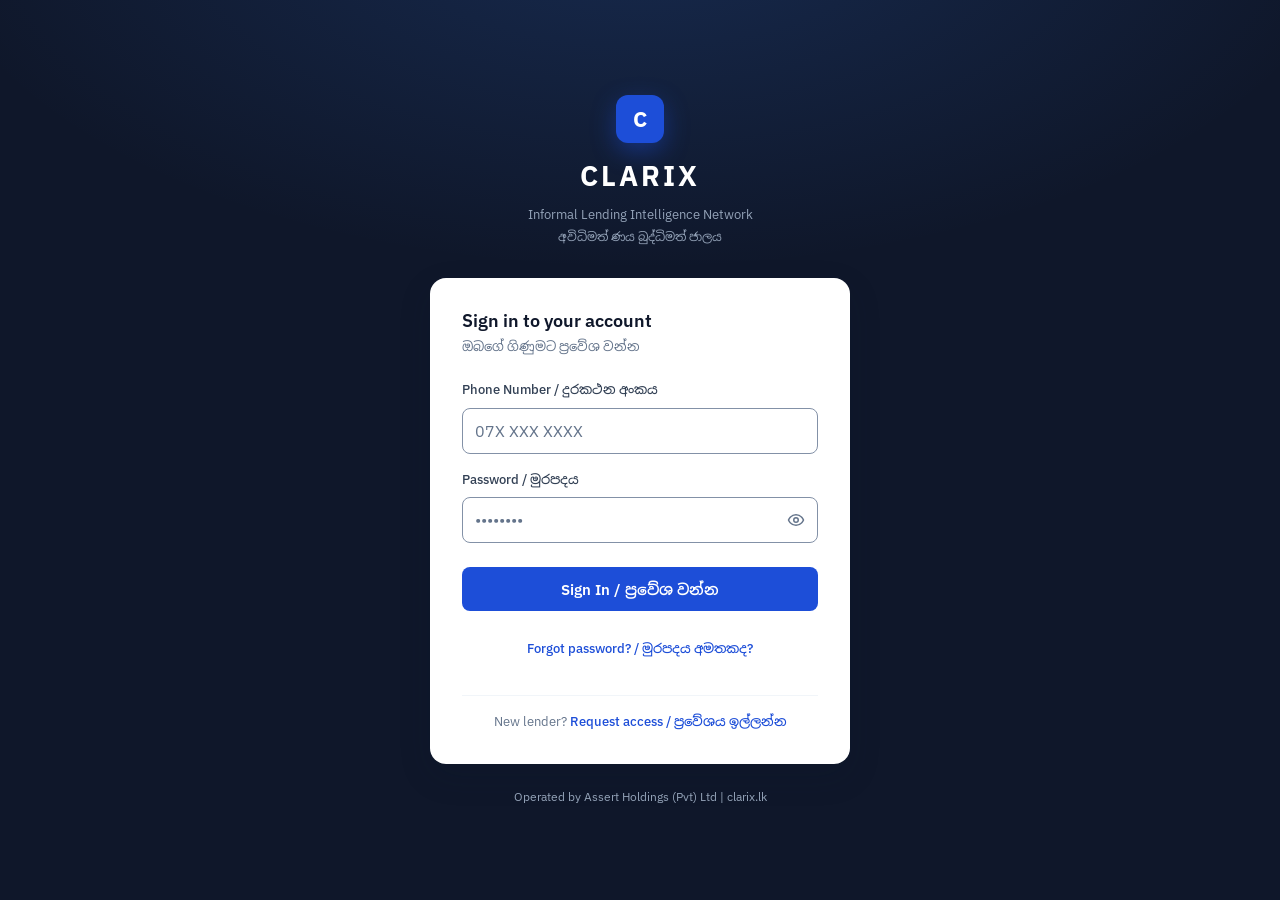
<file: index.html>
<!DOCTYPE html>
<html lang="en">
  <head>
    <meta charset="UTF-8" />
    <meta name="viewport" content="width=device-width, initial-scale=1.0, viewport-fit=cover" />
    <title>Clarix — Sign In</title>
    <link rel="preconnect" href="https://fonts.googleapis.com" />
    <link rel="preconnect" href="https://fonts.gstatic.com" crossorigin />
    <link rel="stylesheet" href="https://fonts.googleapis.com/css2?family=IBM+Plex+Mono:wght@400;600&family=IBM+Plex+Sans:wght@400;500;600;700&family=Noto+Sans+Sinhala:wght@400;600&display=swap" />
    <link rel="stylesheet" href="css/tokens.css" />
    <link rel="stylesheet" href="css/style.css" />
    <link rel="manifest" href="/manifest.json" />
    <meta name="theme-color" content="#1d4ed8" />
    <link rel="apple-touch-icon" href="/icons/icon-192.png" />
  </head>
  <body class="login-body">

    <div class="page">

      <main class="login-box">

        <div class="logo">
          <span class="logo-mark" aria-hidden="true">C</span>
          <span class="logo-name">CLARIX</span>
          <p class="tagline-en">Informal Lending Intelligence Network</p>
          <p class="tagline-si">අවිධිමත් ණය බුද්ධිමත් ජාලය</p>
        </div>

        <div class="card">

          <h1 class="card-title">Sign in to your account</h1>
          <p class="card-subtitle">ඔබගේ ගිණුමට ප්‍රවේශ වන්න</p>

          <form id="login-form" novalidate>

            <div class="field">
              <label for="phone">Phone Number / දුරකථන අංකය</label>
              <input type="tel" id="phone" inputmode="tel" autocomplete="username" placeholder="07X XXX XXXX" />
            </div>

            <div class="field">
              <label for="password">Password / මුරපදය</label>
              <div class="input-group">
                <input type="password" id="password" autocomplete="current-password" placeholder="••••••••" />
                <button type="button" class="input-addon" id="toggle-password" aria-label="Show password" aria-pressed="false">
                  <svg class="icon-show" width="18" height="18" viewBox="0 0 24 24" fill="none" stroke="currentColor" stroke-width="2" stroke-linecap="round" stroke-linejoin="round" aria-hidden="true"><path d="M2 12s3-7 10-7 10 7 10 7-3 7-10 7-10-7-10-7Z"/><circle cx="12" cy="12" r="3"/></svg>
                  <svg class="icon-hide" width="18" height="18" viewBox="0 0 24 24" fill="none" stroke="currentColor" stroke-width="2" stroke-linecap="round" stroke-linejoin="round" aria-hidden="true"><path d="M9.88 9.88a3 3 0 1 0 4.24 4.24"/><path d="M10.73 5.08A10.43 10.43 0 0 1 12 5c7 0 10 7 10 7a13.16 13.16 0 0 1-1.67 2.68"/><path d="M6.61 6.61A13.53 13.53 0 0 0 2 12s3 7 10 7a9.74 9.74 0 0 0 5.39-1.61"/><line x1="2" x2="22" y1="2" y2="22"/></svg>
                </button>
              </div>
            </div>

            <div id="error-msg" class="form-error" role="alert" hidden></div>

            <button type="submit" class="btn-primary" id="signin-btn">Sign In / ප්‍රවේශ වන්න</button>

          </form>

          <div class="forgot">
            <button type="button" class="link-button" id="forgot-btn">Forgot password? / මුරපදය අමතකද?</button>
          </div>

          <div class="register-link">
            <p>New lender? <a href="pages/apply.html">Request access / ප්‍රවේශය ඉල්ලන්න</a></p>
          </div>

        </div>

        <p class="footer">Operated by Assert Holdings (Pvt) Ltd | clarix.lk</p>

      </main>

    </div>

    <script type="module">
      import { supabase } from './js/supabase.js'
      import { alertDialog, setLoading } from './js/ui.js'

      const $ = id => document.getElementById(id)
      const errorMsg = $('error-msg')

      function showError(msg) {
        errorMsg.textContent = msg
        errorMsg.hidden = false
      }

      // Show / hide password
      $('toggle-password').addEventListener('click', e => {
        const btn = e.currentTarget
        const showing = $('password').type === 'text'
        $('password').type = showing ? 'password' : 'text'
        btn.setAttribute('aria-pressed', String(!showing))
        btn.setAttribute('aria-label', showing ? 'Show password' : 'Hide password')
      })

      $('forgot-btn').addEventListener('click', () => {
        alertDialog({
          title: 'Reset your password',
          message: 'Contact the Clarix team from your registered phone number and we will reset your password.\n\nඔබගේ ලියාපදිංචි දුරකථන අංකයෙන් Clarix කණ්ඩායම අමතන්න.'
        })
      })

      $('login-form').addEventListener('submit', e => { e.preventDefault(); signIn() })

      async function signIn() {

        const phone = $('phone').value.trim()
        const password = $('password').value

        if (!phone || !password) {
          showError('Please enter your phone number and password.')
          ;(!phone ? $('phone') : $('password')).focus()
          return
        }

        const button = $('signin-btn')
        setLoading(button, true, 'Signing in…')
        errorMsg.hidden = true

        const email = phone.replace(/\s/g, '') + '@clarix.lk'

        const { data, error } = await supabase.auth.signInWithPassword({
          email: email,
          password: password
        })

        if (error) {
          showError('Incorrect phone number or password. / වැරදි දුරකථන අංකයක් හෝ මුරපදයකි.')
          setLoading(button, false)
        } else {
          window.location.href = 'pages/dashboard.html'
        }
      }
    </script>


    <script>
      if ('serviceWorker' in navigator) {
        navigator.serviceWorker.register('/service-worker.js')
      }
    </script>
    <script src="/js/install.js" defer></script>
  </body>
</html>
</file>
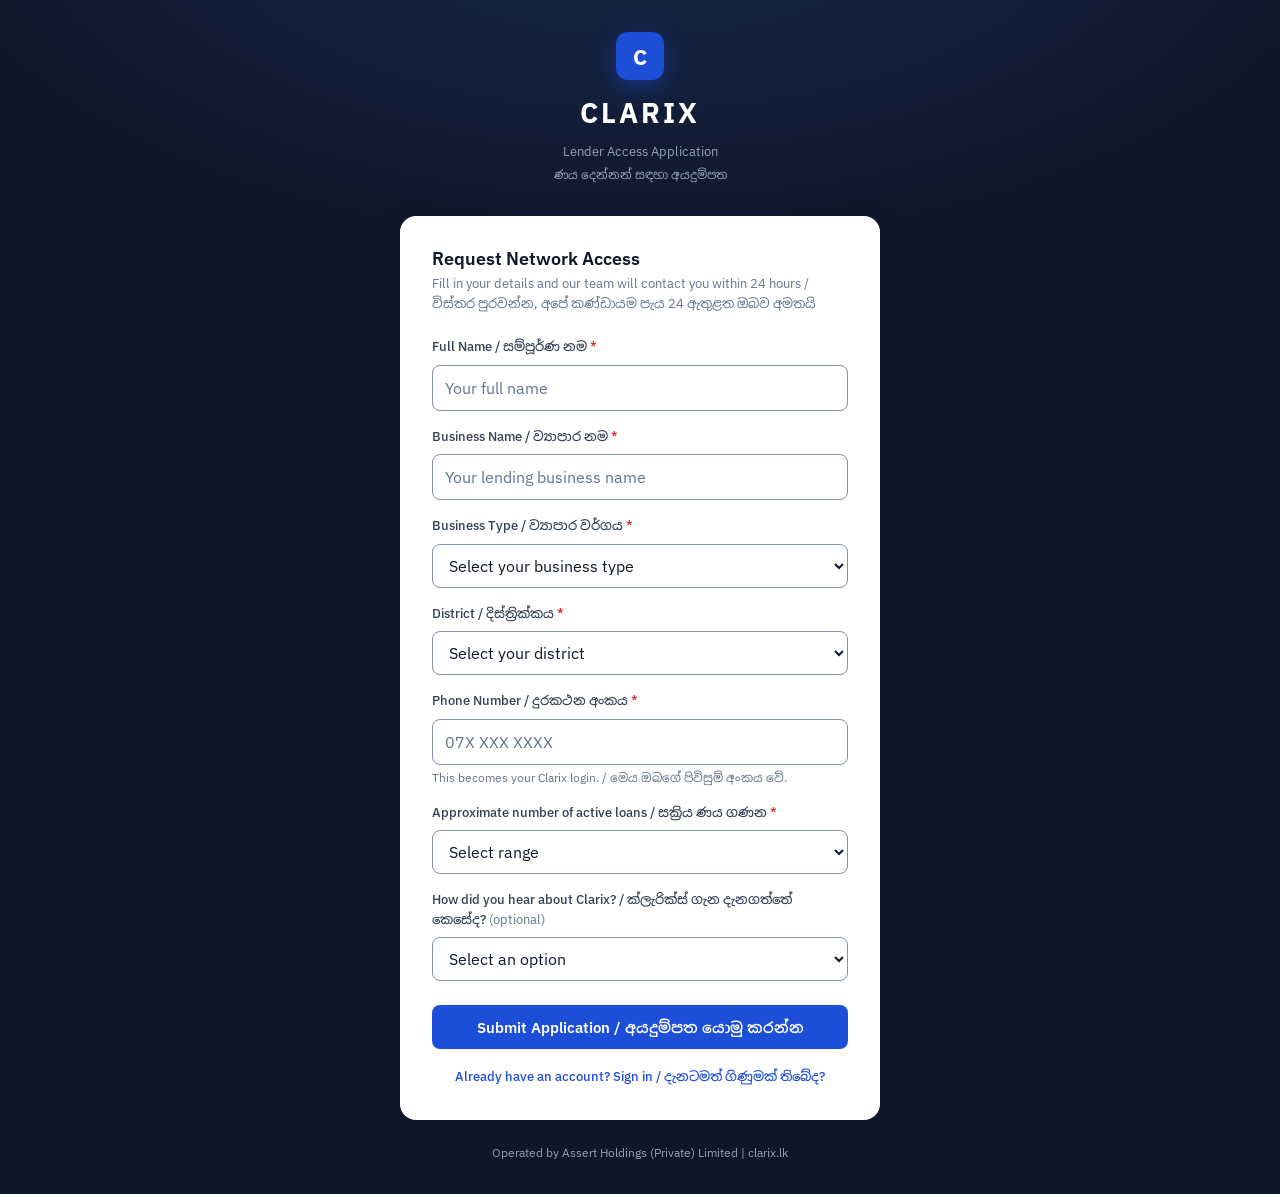
<file: pages/apply.html>
<!DOCTYPE html>
<html lang="en">
  <head>
    <meta charset="UTF-8" />
    <link rel="manifest" href="/manifest.json" />
    <meta name="theme-color" content="#1d4ed8" />
    <meta name="viewport" content="width=device-width, initial-scale=1.0, viewport-fit=cover" />
    <title>Clarix — Request Access</title>
    <link rel="preconnect" href="https://fonts.googleapis.com" />
    <link rel="preconnect" href="https://fonts.gstatic.com" crossorigin />
    <link rel="stylesheet" href="https://fonts.googleapis.com/css2?family=IBM+Plex+Mono:wght@400;600&family=IBM+Plex+Sans:wght@400;500;600;700&family=Noto+Sans+Sinhala:wght@400;600&display=swap" />
    <link rel="stylesheet" href="../css/tokens.css" />
    <link rel="stylesheet" href="../css/style.css" />
  </head>
  <body class="login-body">

    <div class="page">

      <main class="login-box login-box-wide">

        <div class="logo">
          <span class="logo-mark" aria-hidden="true">C</span>
          <span class="logo-name">CLARIX</span>
          <p class="tagline-en">Lender Access Application</p>
          <p class="tagline-si">ණය දෙන්නන් සඳහා අයදුම්පත</p>
        </div>

        <div class="card">

          <h1 class="card-title">Request Network Access</h1>
          <p class="card-subtitle">Fill in your details and our team will contact you within 24 hours / විස්තර පුරවන්න, අපේ කණ්ඩායම පැය 24 ඇතුළත ඔබව අමතයි</p>

          <form id="apply-form" novalidate>

          <div class="field">
            <label for="full_name" class="required">Full Name / සම්පූර්ණ නම</label>
            <input type="text" id="full_name" autocomplete="name" placeholder="Your full name" />
          </div>

          <div class="field">
            <label for="business_name" class="required">Business Name / ව්‍යාපාර නම</label>
            <input type="text" id="business_name" autocomplete="organization" placeholder="Your lending business name" />
          </div>

          <div class="field">
            <label for="business_type" class="required">Business Type / ව්‍යාපාර වර්ගය</label>
            <select id="business_type">
              <option value="">Select your business type</option>
              <option>Private Moneylender / පෞද්ගලික මුදල් ණය දෙන්නා</option>
              <option>Gold Pawning Shop / රන් උකස් සාප්පුව</option>
              <option>Microfinance Cooperative / මයික්‍රොෆිනෑන්ස් සමිතිය</option>
              <option>Cheetu / Seettu Operator / චීට්ටු / සීට්ටු ක්‍රියාකරු</option>
              <option>Other / වෙනත්</option>
            </select>
          </div>

          <div class="field">
            <label for="district" class="required">District / දිස්ත්‍රික්කය</label>
            <select id="district">
              <option value="">Select your district</option>
              <option>Colombo / කොළඹ</option>
              <option>Gampaha / ගම්පහ</option>
              <option>Kandy / මහනුවර</option>
              <option>Galle / ගාල්ල</option>
              <option>Matara / මාතර</option>
              <option>Kurunegala / කුරුණෑගල</option>
              <option>Ratnapura / රත්නපුර</option>
              <option>Badulla / බදුල්ල</option>
              <option>Anuradhapura / අනුරාධපුර</option>
              <option>Polonnaruwa / පොළොන්නරුව</option>
              <option>Trincomalee / ත්‍රිකුණාමලය</option>
              <option>Batticaloa / මඩකලපුව</option>
              <option>Jaffna / යාපනය</option>
              <option>Matale / මාතලේ</option>
              <option>Nuwara Eliya / නුවරඑළිය</option>
              <option>Hambantota / හම්බන්තොට</option>
              <option>Kegalle / කෑගල්ල</option>
              <option>Kalutara / කළුතර</option>
              <option>Puttalam / පුත්තලම</option>
              <option>Ampara / අම්පාර</option>
              <option>Monaragala / මොණරාගල</option>
              <option>Vavuniya / වවුනියාව</option>
              <option>Mullaitivu / මුලතිව්</option>
              <option>Kilinochchi / කිලිනොච්චි</option>
              <option>Mannar / මන්නාරම</option>
            </select>
          </div>

          <div class="field">
            <label for="phone" class="required">Phone Number / දුරකථන අංකය</label>
            <input type="tel" id="phone" inputmode="tel" autocomplete="tel-national" placeholder="07X XXX XXXX" />
            <p class="field-hint">This becomes your Clarix login. / මෙය ඔබගේ පිවිසුම් අංකය වේ.</p>
          </div>

          <div class="field">
            <label for="loan_count" class="required">Approximate number of active loans / සක්‍රිය ණය ගණන</label>
            <select id="loan_count">
              <option value="">Select range</option>
              <option>1 — 25 loans</option>
              <option>26 — 100 loans</option>
              <option>101 — 500 loans</option>
              <option>500+ loans</option>
            </select>
          </div>

          <div class="field">
            <label for="heard_from">How did you hear about Clarix? / ක්ලැරික්ස් ගැන දැනගත්තේ කෙසේද? <span class="label-optional">(optional)</span></label>
            <select id="heard_from">
              <option value="">Select an option</option>
              <option>Friend or colleague / මිතුරෙකු හෝ සගයෙකු</option>
              <option>Facebook / පේස්බුක්</option>
              <option>WhatsApp / වට්ස්ඇප්</option>
              <option>Google search / ගූගල් සෙවුම</option>
              <option>Microfinance association / මයික්‍රොෆිනෑන්ස් සංගමය</option>
              <option>Other / වෙනත්</option>
            </select>
          </div>

          <button type="submit" class="btn-primary" id="submit-btn">Submit Application / අයදුම්පත යොමු කරන්න</button>

          </form>

          <div class="forgot">
            <a href="../index.html">Already have an account? Sign in / දැනටමත් ගිණුමක් තිබේද?</a>
          </div>

        </div>

        <p class="footer">Operated by Assert Holdings (Private) Limited | clarix.lk</p>

      </main>

    </div>

    <script type="module">
      import { supabase } from '../js/supabase.js'
      import { toast, alertDialog, validate, setLoading } from '../js/ui.js'

      const form = document.getElementById('apply-form')
      const $ = id => document.getElementById(id)

      form.addEventListener('submit', e => { e.preventDefault(); submitApplication() })

      async function submitApplication() {

        const full_name = $('full_name').value.trim()
        const business_name = $('business_name').value.trim()
        const business_type = $('business_type').value
        const district = $('district').value
        const phone = $('phone').value.replace(/\s/g, '')
        const loan_count = $('loan_count').value
        const heard_from = $('heard_from').value

        const ok = validate([
          { el: $('full_name'), msg: 'Enter your full name / නම ඇතුළත් කරන්න' },
          { el: $('business_name'), msg: 'Enter your business name / ව්‍යාපාර නම ඇතුළත් කරන්න' },
          { el: $('business_type'), msg: 'Choose a business type / ව්‍යාපාර වර්ගය තෝරන්න' },
          { el: $('district'), msg: 'Choose your district / දිස්ත්‍රික්කය තෝරන්න' },
          { el: $('phone'), msg: '10 digits starting with 07, e.g. 0771234567 / 07 කින් ඇරඹෙන අංක 10ක්', test: v => /^07\d{8}$/.test(v.replace(/\s/g, '')) },
          { el: $('loan_count'), msg: 'Choose a range / පරාසයක් තෝරන්න' }
        ])
        if (!ok) return

        const button = $('submit-btn')
        setLoading(button, true, 'Submitting…')

        // Duplicate check — is this phone already an active lender?
        const { data: existingLender } = await supabase
          .from('lenders')
          .select('id')
          .eq('phone', phone)
          .maybeSingle()

        if (existingLender) {
          await alertDialog({ title: 'Account already exists', message: 'An account with this phone number already exists. Please sign in instead. / මෙම දුරකථන අංකයට ගිණුමක් දැනටමත් ඇත. ප්‍රවේශ වන්න.', confirmText: 'Go to sign in' })
          window.location.href = '../index.html'
          return
        }

        // Duplicate check — is there already a pending or approved application on this phone?
        const { data: existingApp } = await supabase
          .from('applications')
          .select('status')
          .eq('phone', phone)
          .in('status', ['new', 'approved'])
          .maybeSingle()

        if (existingApp) {
          await alertDialog({ title: 'Application under review', message: 'An application with this phone number is already under review. Our team will contact you within 24 hours. / මෙම දුරකථන අංකයට අයදුම්පතක් දැනටමත් සමාලෝචනයේ ඇත.' })
          setLoading(button, false)
          return
        }

        const { error } = await supabase
          .from('applications')
          .insert([{ full_name, business_name, business_type, district, phone, loan_count, heard_from }])

        if (error) {
          toast('Something went wrong. Please try again. / යමක් වැරදී ඇත. නැවත උත්සාහ කරන්න.', 'error')
          setLoading(button, false)
        } else {
          document.querySelector('.card').innerHTML = `
            <div class="success-state" role="status">
              <span class="success-icon" aria-hidden="true">
                <svg width="28" height="28" viewBox="0 0 24 24" fill="none" stroke="currentColor" stroke-width="2.5" stroke-linecap="round" stroke-linejoin="round"><path d="M20 6 9 17l-5-5"/></svg>
              </span>
              <h1 class="card-title">Application received</h1>
              <p class="success-text">Thank you. Our team will call you within 24 hours.</p>
              <p class="success-text">ස්තූතියි. අපේ කණ්ඩායම පැය 24 ඇතුළත ඔබව අමතනු ඇත.</p>
              <a href="../index.html" class="btn btn-outline">Back to sign in</a>
            </div>
          `
        }
      }
    </script>


    <script>
      if ('serviceWorker' in navigator) {
        navigator.serviceWorker.register('/service-worker.js')
      }
    </script>
    <script src="/js/install.js" defer></script>
  </body>
</html>
</file>
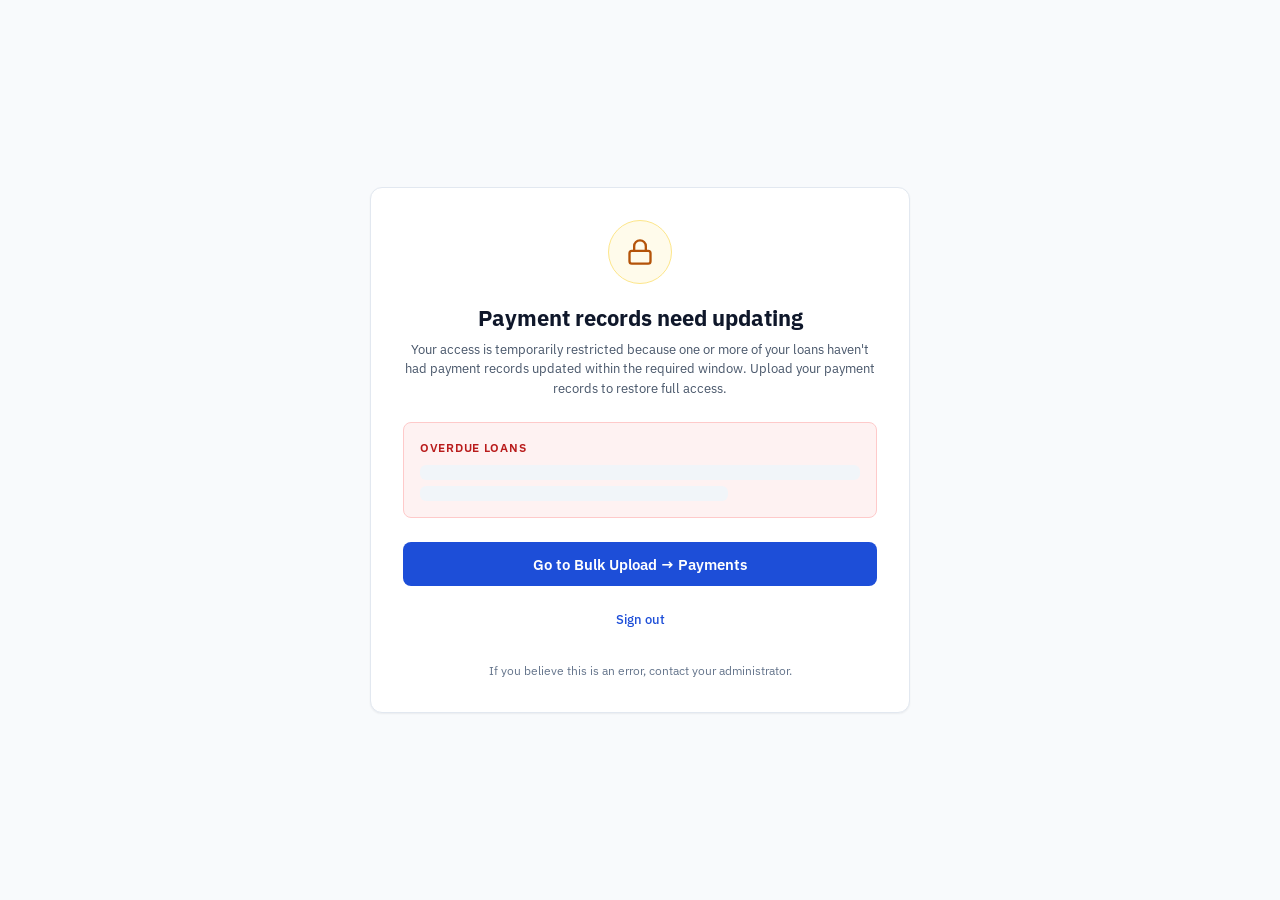
<file: pages/update-required.html>
<!DOCTYPE html>
<html lang="en">
  <head>
    <meta charset="UTF-8" />
    <meta name="viewport" content="width=device-width, initial-scale=1.0, viewport-fit=cover" />
    <title>Clarix — Update Required</title>
    <link rel="preconnect" href="https://fonts.googleapis.com" />
    <link rel="preconnect" href="https://fonts.gstatic.com" crossorigin />
    <link rel="stylesheet" href="https://fonts.googleapis.com/css2?family=IBM+Plex+Mono:wght@400;600&family=IBM+Plex+Sans:wght@400;500;600;700&family=Noto+Sans+Sinhala:wght@400;600&display=swap" />
    <link rel="stylesheet" href="../css/tokens.css" />
    <link rel="stylesheet" href="../css/style.css" />
    <link rel="manifest" href="/manifest.json" />
    <meta name="theme-color" content="#1d4ed8" />
    <style>
      body { display: flex; align-items: center; justify-content: center; padding: var(--space-6) var(--space-4); }
      .block-card { max-width: 540px; width: 100%; text-align: center; margin: 0; padding: var(--space-8); }
      @media (max-width: 480px) { .block-card { padding: var(--space-6) var(--space-5); } }
      .block-icon { width: 64px; height: 64px; background: var(--warning-50); color: var(--warning-600); border: 1px solid var(--warning-200); border-radius: var(--radius-full); display: grid; place-items: center; margin: 0 auto var(--space-5); }
      .block-title { font-size: var(--text-xl); font-weight: var(--weight-bold); line-height: var(--leading-tight); margin-bottom: var(--space-2); }
      .block-subtitle { font-size: var(--text-sm); color: var(--text-muted); margin-bottom: var(--space-6); }
      .overdue-list { background: var(--danger-50); border: 1px solid var(--danger-200); border-radius: var(--radius-md); padding: var(--space-4); margin-bottom: var(--space-6); text-align: left; }
      .overdue-list-title { font-size: var(--text-xs); font-weight: var(--weight-semi); color: var(--danger-700); text-transform: uppercase; letter-spacing: 0.06em; margin-bottom: var(--space-2); }
      .overdue-item { font-size: var(--text-sm); color: #7f1d1d; padding: var(--space-2) 0; border-bottom: 1px solid var(--danger-200); display: flex; justify-content: space-between; gap: var(--space-3); }
      .overdue-item:last-child { border-bottom: none; }
      .overdue-item .mono { font-size: var(--text-xs); color: var(--danger-700); }
      .overdue-days { white-space: nowrap; font-variant-numeric: tabular-nums; font-weight: var(--weight-semi); }
      .overdue-more, .overdue-note { font-size: var(--text-xs); color: #7f1d1d; margin-top: var(--space-2); }
      .block-actions { display: flex; flex-direction: column; gap: var(--space-3); }
      .admin-note { font-size: var(--text-xs); color: var(--text-subtle); margin-top: var(--space-5); }
    </style>
  </head>
  <body>
    <main class="panel block-card">
      <div class="block-icon" aria-hidden="true">
        <svg width="28" height="28" viewBox="0 0 24 24" fill="none" stroke="currentColor" stroke-width="2" stroke-linecap="round" stroke-linejoin="round"><rect x="3" y="11" width="18" height="11" rx="2"/><path d="M7 11V7a5 5 0 0 1 10 0v4"/></svg>
      </div>
      <h1 class="block-title">Payment records need updating</h1>
      <p class="block-subtitle">Your access is temporarily restricted because one or more of your loans haven't had payment records updated within the required window. Upload your payment records to restore full access.</p>

      <div class="overdue-list" id="overdue-list" aria-live="polite">
        <p class="overdue-list-title">Overdue loans</p>
        <span class="skeleton" style="height:14px;margin:6px 0;"></span>
        <span class="skeleton" style="height:14px;width:70%;"></span>
      </div>

      <div class="block-actions">
        <a href="bulk-upload.html" class="btn btn-brand btn-block">Go to Bulk Upload → Payments</a>
        <button type="button" class="btn btn-ghost btn-block" id="confirm-no-payments" hidden onclick="confirmNoPeriodPayments()">No payments received this period — confirm &amp; continue</button>
        <button type="button" class="link-button" onclick="signOut()">Sign out</button>
      </div>
      <p class="admin-note">If you believe this is an error, contact your administrator.</p>
    </main>

    <script type="module">
      import { supabase } from '../js/supabase.js'
      import { checkEnforcement } from '../js/enforcement.js'
      import { confirmDialog, setLoading } from '../js/ui.js'

      const esc = s => String(s ?? '').replace(/[&<>"']/g, c => ({ '&':'&amp;','<':'&lt;','>':'&gt;','"':'&quot;',"'":'&#39;' }[c]))

      const { data: { session } } = await supabase.auth.getSession()
      if (!session) { window.location.href = '../index.html'; throw new Error('Not authenticated') }

      const phone = session.user.email.replace('@clarix.lk', '')
      const { data: lenderRow } = await supabase.from('lenders').select('id').eq('phone', phone).single()

      let storedLenderId = null

      if (lenderRow) {
        storedLenderId = lenderRow.id
        const enforcement = await checkEnforcement(lenderRow.id)

        if (!enforcement.blocked) {
          window.location.href = 'dashboard.html'
        } else {
          const listEl = document.getElementById('overdue-list')

          if (enforcement.adminForced) {
            listEl.innerHTML = `<p class="overdue-list-title">Admin override active</p><p class="overdue-note">Your account has been flagged for a mandatory payment update by an administrator.</p>`
          } else {
            const items = enforcement.overdueLoans.slice(0, 8).map(r => `
              <div class="overdue-item">
                <span>${esc(r.borrower_name)} <span class="mono">${esc(r.borrower_nic)}</span></span>
                <span class="overdue-days">${esc(r.days)} days</span>
              </div>
            `).join('')
            const more = enforcement.overdueLoans.length > 8 ? `<p class="overdue-more">+${enforcement.overdueLoans.length - 8} more loans…</p>` : ''
            listEl.innerHTML = `<p class="overdue-list-title">Overdue loans (${enforcement.overdueLoans.length}) · days since last update</p>${items}${more}`

            // Show "no payments" button only if all overdue loans are defaulters/partial_defaults
            // (active loan lenders must go through bulk upload)
            const allDefaulters = enforcement.overdueLoans.every(r => r.status === 'defaulter' || r.status === 'partial_default')
            if (allDefaulters && !enforcement.adminForced) {
              document.getElementById('confirm-no-payments').hidden = false
            }
          }
        }
      }

      window.confirmNoPeriodPayments = async function() {
        if (!storedLenderId) return
        // This is a compliance attestation — make the lender confirm it deliberately
        const ok = await confirmDialog({
          title: 'Confirm no payments received?',
          message: 'You are confirming that none of your overdue defaulted loans received any payment this period. This is recorded against your account.',
          confirmText: 'Yes, no payments received'
        })
        if (!ok) return
        setLoading(document.getElementById('confirm-no-payments'), true, 'Confirming…')
        await supabase.from('lenders').update({ last_submission_at: new Date().toISOString() }).eq('id', storedLenderId)
        window.location.href = 'dashboard.html'
      }

      window.signOut = async function() {
        await supabase.auth.signOut()
        window.location.href = '../index.html'
      }
    </script>

    <script>
      if ('serviceWorker' in navigator) {
        navigator.serviceWorker.register('/service-worker.js')
      }
    </script>
    <script src="/js/install.js" defer></script>
  </body>
</html>
</file>
<file: css/tokens.css>
/* ══════════════════════════════════════════ */
/* ── Clarix Design Tokens                 ── */
/* ══════════════════════════════════════════ */
/* Single source of truth for colour, type, spacing, radius, shadow and motion.
   Components in style.css / sidebar.css / page <style> blocks should reference
   these variables, never raw hex. */

:root {
  /* ── Brand ── */
  --brand-600: #1d4ed8;          /* primary — matches manifest theme-color + icons */
  --brand-700: #1e40af;          /* primary hover / pressed */
  --brand-500: #3b82f6;          /* focus ring, links on dark */
  --brand-50:  #eff6ff;          /* tinted surfaces */
  --brand-100: #dbeafe;

  /* ── Navy (sidebar, login, shell) ── */
  --navy-950: #0b1426;
  --navy-900: #0f172a;
  --navy-800: #1e293b;
  --navy-700: #334155;

  /* ── Neutrals (content area) ── */
  --gray-50:  #f8fafc;
  --gray-100: #f1f5f9;
  --gray-200: #e2e8f0;
  --gray-300: #cbd5e1;
  --gray-400: #94a3b8;
  --gray-500: #64748b;           /* min for body text on white: 4.76:1 */
  --gray-600: #475569;
  --gray-700: #334155;
  --gray-900: #0f172a;

  /* ── Semantic surfaces & text ── */
  --bg:            var(--gray-50);
  --surface:       #ffffff;
  --surface-muted: var(--gray-100);
  --border:        var(--gray-200);
  --border-strong: var(--gray-300);
  --border-input:  #8391a7;       /* form-control edges: 3.19:1 on white (WCAG 1.4.11 needs 3:1) */
  --text:          var(--gray-900);
  --text-muted:    var(--gray-600);
  --text-subtle:   var(--gray-500);
  --text-on-brand: #ffffff;

  /* ── Status (always pair with a text label — never colour alone) ── */
  --success-600: #15803d;  --success-50: #f0fdf4;  --success-200: #bbf7d0;
  --warning-600: #b45309;  --warning-50: #fffbeb;  --warning-200: #fde68a;
  --danger-600:  #dc2626;  --danger-700: #b91c1c;  --danger-50: #fef2f2;  --danger-200: #fecaca;
  --info-600:    var(--brand-600); --info-50: var(--brand-50); --info-200: var(--brand-100);

  /* ── Risk bands (Query Borrower, Insights) ── */
  --risk-high:     var(--danger-600);   --risk-high-bg:    var(--danger-50);
  --risk-medium:   var(--warning-600);  --risk-medium-bg:  var(--warning-50);
  --risk-low:      var(--success-600);  --risk-low-bg:     var(--success-50);
  --risk-unknown:  #c2410c;             --risk-unknown-bg: #fff7ed;

  /* ── Typography ── */
  /* Noto Sans Sinhala is a glyph fallback: Plex has no Sinhala, and Google
     serves Noto by unicode-range so it only downloads on pages showing Sinhala. */
  --font-sans: 'IBM Plex Sans', 'Noto Sans Sinhala', system-ui, -apple-system, 'Segoe UI', Roboto, sans-serif;
  --font-mono: 'IBM Plex Mono', ui-monospace, 'Cascadia Mono', Consolas, monospace;

  --text-xs:   12px;   /* floor — nothing smaller */
  --text-sm:   13px;
  --text-base: 15px;
  --text-md:   16px;   /* inputs: 16px stops iOS zoom-on-focus */
  --text-lg:   18px;
  --text-xl:   22px;
  --text-2xl:  28px;

  --weight-regular: 400;
  --weight-medium:  500;
  --weight-semi:    600;
  --weight-bold:    700;

  --leading-tight: 1.25;
  --leading-body:  1.5;

  /* ── Spacing (dense / dashboard scale) ── */
  --space-1: 4px;
  --space-2: 8px;
  --space-3: 12px;
  --space-4: 16px;
  --space-5: 20px;
  --space-6: 24px;
  --space-8: 32px;
  --space-10: 40px;

  /* ── Radius ── */
  --radius-sm: 6px;
  --radius-md: 8px;
  --radius-lg: 12px;
  --radius-xl: 16px;
  --radius-full: 999px;

  /* ── Elevation ── */
  --shadow-sm: 0 1px 2px rgba(15, 23, 42, 0.06);
  --shadow-md: 0 4px 12px rgba(15, 23, 42, 0.08);
  --shadow-lg: 0 12px 32px rgba(15, 23, 42, 0.16);

  /* ── Focus ── */
  /* Solid 2px ring with a 2px surface gap: brand-600 is 6.7:1 on white (WCAG 1.4.11 needs 3:1).
     The old 45%-alpha ring was ~1.8:1. */
  --focus-ring: 0 0 0 2px var(--surface), 0 0 0 4px var(--brand-600);

  /* ── Motion ── */
  --dur-fast: 150ms;
  --dur-base: 220ms;
  --ease-out: cubic-bezier(0.2, 0.8, 0.2, 1);

  /* ── Layout ── */
  --sidebar-w: 260px;
  --topbar-h: 56px;
  --bottomnav-h: 64px;
  --content-max: 1100px;
  --tap-min: 44px;

  /* ── Layering ── */
  --z-sidebar: 900;
  --z-bottomnav: 850;
  --z-modal: 1000;
  --z-toast: 1100;
}

@media (prefers-reduced-motion: reduce) {
  :root { --dur-fast: 0ms; --dur-base: 0ms; }
  *, *::before, *::after { animation-duration: 0.01ms !important; transition-duration: 0.01ms !important; scroll-behavior: auto !important; }
}
</file>
<file: css/style.css>
/* ══════════════════════════════════════════ */
/* ── Clarix Base + Components             ── */
/* ══════════════════════════════════════════ */
/* Requires tokens.css loaded first. Legacy class names (login-*, dash-*,
   btn-primary, field, …) are kept so existing markup keeps working; new
   markup should prefer the component classes further down (.btn, .badge, …). */

/* ── Reset ── */
*, *::before, *::after { margin: 0; padding: 0; box-sizing: border-box; }

html { -webkit-text-size-adjust: 100%; }

body {
  font-family: var(--font-sans);
  font-size: var(--text-base);
  line-height: var(--leading-body);
  color: var(--text);
  background-color: var(--bg);
  min-height: 100vh;
  -webkit-font-smoothing: antialiased;
}

button, input, select, textarea { font: inherit; color: inherit; }
button { cursor: pointer; }
button:disabled { cursor: not-allowed; }
img, svg { display: block; max-width: 100%; }
a { color: var(--brand-600); }

/* Visible focus for keyboard users everywhere; mouse clicks stay clean.
   The transparent outline is invisible normally but Windows High Contrast
   (forced-colors) paints it, where box-shadow is dropped. */
:focus-visible { outline: 2px solid transparent; outline-offset: 2px; box-shadow: var(--focus-ring); }

.mono, .nic { font-family: var(--font-mono); font-variant-numeric: tabular-nums; }
.num { font-variant-numeric: tabular-nums; }
.sr-only { position: absolute; width: 1px; height: 1px; padding: 0; margin: -1px; overflow: hidden; clip: rect(0,0,0,0); white-space: nowrap; border: 0; }

/* ══════════════════════════════════════════ */
/* ── Auth shell (login, apply)            ── */
/* ══════════════════════════════════════════ */
.login-body {
  display: flex;
  align-items: center;
  justify-content: center;
  min-height: 100vh;
  background:
    radial-gradient(1200px 600px at 50% -10%, rgba(59,130,246,0.18), transparent 60%),
    var(--navy-900);
}

.page {
  width: 100%;
  display: flex;
  align-items: center;
  justify-content: center;
  padding: var(--space-8) var(--space-4);
}

.login-box { width: 100%; max-width: 420px; }

.logo { text-align: center; margin-bottom: var(--space-8); }

.logo-name {
  font-size: var(--text-2xl);
  font-weight: var(--weight-bold);
  color: #fff;
  letter-spacing: 3px;
}

.tagline-en { color: var(--gray-400); font-size: var(--text-sm); margin-top: var(--space-2); }
.tagline-si { color: var(--gray-400); font-size: var(--text-xs); margin-top: var(--space-1); }

.card {
  background: var(--surface);
  border-radius: var(--radius-xl);
  padding: var(--space-8);
  box-shadow: var(--shadow-lg);
}

.card-title {
  font-size: var(--text-lg);
  font-weight: var(--weight-semi);
  color: var(--text);
  line-height: var(--leading-tight);
  margin-bottom: var(--space-1);
}

.card-subtitle { font-size: var(--text-sm); color: var(--text-subtle); margin-bottom: var(--space-6); }

.forgot { text-align: center; margin-top: var(--space-4); }
.forgot a, .register-link a {
  font-size: var(--text-sm);
  color: var(--brand-600);
  text-decoration: none;
  font-weight: var(--weight-medium);
}
.forgot a:hover, .register-link a:hover { text-decoration: underline; }

.register-link {
  border-top: 1px solid var(--gray-100);
  margin-top: var(--space-6);
  padding-top: var(--space-4);
  text-align: center;
}
.register-link p { font-size: var(--text-sm); color: var(--text-subtle); }

.footer { text-align: center; color: var(--gray-400); font-size: var(--text-xs); margin-top: var(--space-6); }

.login-box-wide { max-width: 480px; }

.logo-mark {
  width: 48px;
  height: 48px;
  margin: 0 auto var(--space-3);
  border-radius: var(--radius-lg);
  background: var(--brand-600);
  color: #fff;
  display: grid;
  place-items: center;
  font-size: var(--text-xl);
  font-weight: var(--weight-bold);
  box-shadow: 0 8px 24px rgba(29, 78, 216, 0.45);
}
.logo .logo-name { display: block; }

/* Text-style button (e.g. "Forgot password?") — real <button>, link look */
.link-button {
  background: none;
  border: none;
  padding: var(--space-2) var(--space-1);
  min-height: var(--tap-min);
  font-size: var(--text-sm);
  font-weight: var(--weight-medium);
  color: var(--brand-600);
}
.link-button:hover { text-decoration: underline; }

.success-state { text-align: center; padding: var(--space-6) 0 var(--space-2); }
.success-icon {
  width: 56px;
  height: 56px;
  margin: 0 auto var(--space-4);
  border-radius: var(--radius-full);
  background: var(--success-50);
  color: var(--success-600);
  border: 1px solid var(--success-200);
  display: grid;
  place-items: center;
}
.success-text { font-size: var(--text-sm); color: var(--text-muted); margin-bottom: var(--space-1); }
.success-state .btn { margin-top: var(--space-6); }

@media (max-width: 480px) {
  .card { padding: var(--space-6) var(--space-5); border-radius: var(--radius-lg); }
}

/* ══════════════════════════════════════════ */
/* ── Form fields                          ── */
/* ══════════════════════════════════════════ */
.field { margin-bottom: var(--space-4); }

.field label {
  display: block;
  font-size: var(--text-sm);
  font-weight: var(--weight-medium);
  color: var(--gray-700);
  margin-bottom: var(--space-2);
}

.field input,
.field select,
.field textarea,
.input {
  width: 100%;
  min-height: var(--tap-min);
  padding: 10px 12px;
  border: 1px solid var(--border-input);
  border-radius: var(--radius-md);
  font-size: var(--text-md);
  color: var(--text);
  background: var(--surface);
  outline: 2px solid transparent;
  transition: border-color var(--dur-fast) ease, box-shadow var(--dur-fast) ease;
}
.field textarea { resize: vertical; min-height: 88px; }
.field input::placeholder, .field textarea::placeholder, .input::placeholder { color: var(--text-subtle); }

.field input:focus,
.field select:focus,
.field textarea:focus,
.input:focus { border-color: var(--brand-600); box-shadow: var(--focus-ring); }

.field input[aria-invalid="true"],
.field select[aria-invalid="true"],
.field textarea[aria-invalid="true"] { border-color: var(--danger-600); }

.field-hint  { font-size: var(--text-xs); color: var(--text-subtle); margin-top: var(--space-1); }
.field-error { font-size: var(--text-xs); color: var(--danger-600); margin-top: var(--space-1); }
.required::after { content: ' *'; color: var(--danger-600); }

.form-error {
  color: var(--danger-700);
  background: var(--danger-50);
  border: 1px solid var(--danger-200);
  border-radius: var(--radius-md);
  padding: var(--space-2) var(--space-3);
  font-size: var(--text-sm);
  margin-bottom: var(--space-3);
}

.form-grid { display: grid; grid-template-columns: repeat(2, minmax(0, 1fr)); gap: 0 var(--space-4); }
@media (max-width: 640px) { .form-grid { grid-template-columns: 1fr; } }

.label-optional { font-weight: var(--weight-regular); color: var(--text-subtle); }

/* Input with trailing button (password show/hide) */
.input-group { position: relative; }
.field .input-group input { padding-right: 52px; }
.input-addon {
  position: absolute;
  top: 0;
  right: 0;
  width: var(--tap-min);
  height: 100%;
  min-height: var(--tap-min);
  display: grid;
  place-items: center;
  background: none;
  border: none;
  color: var(--text-subtle);
  border-radius: 0 var(--radius-md) var(--radius-md) 0;
}
.input-addon:hover { color: var(--text); }
.input-addon .icon-hide { display: none; }
.input-addon[aria-pressed="true"] .icon-show { display: none; }
.input-addon[aria-pressed="true"] .icon-hide { display: block; }

[hidden] { display: none !important; }

/* ══════════════════════════════════════════ */
/* ── Buttons                              ── */
/* ══════════════════════════════════════════ */
.btn,
.btn-primary,
.btn-secondary {
  display: inline-flex;
  align-items: center;
  justify-content: center;
  gap: var(--space-2);
  min-height: var(--tap-min);
  padding: 0 var(--space-5);
  border-radius: var(--radius-md);
  border: 1px solid transparent;
  font-size: var(--text-base);
  font-weight: var(--weight-semi);
  line-height: 1;
  text-decoration: none;
  white-space: nowrap;
  transition: background-color var(--dur-fast) ease, border-color var(--dur-fast) ease, color var(--dur-fast) ease, transform var(--dur-fast) ease;
}
.btn:active:not(:disabled), .btn-primary:active:not(:disabled), .btn-secondary:active:not(:disabled) { transform: scale(0.98); }
.btn:disabled, .btn-primary:disabled, .btn-secondary:disabled { opacity: 0.55; }

/* Primary — legacy .btn-primary is full-width (forms); .btn.btn-brand is inline. */
.btn-primary { width: 100%; margin-top: var(--space-2); }
.btn-primary, .btn-brand { background: var(--brand-600); color: var(--text-on-brand); }
.btn-primary:hover:not(:disabled), .btn-brand:hover:not(:disabled) { background: var(--brand-700); }

.btn-secondary, .btn-outline { background: var(--surface); color: var(--brand-600); border-color: var(--brand-600); }
.btn-secondary:hover:not(:disabled), .btn-outline:hover:not(:disabled) { background: var(--brand-50); }

.btn-ghost { background: transparent; color: var(--text-muted); border-color: var(--border); }
.btn-ghost:hover:not(:disabled) { background: var(--surface-muted); color: var(--text); }

.btn-danger { background: var(--danger-600); color: #fff; }
.btn-danger:hover:not(:disabled) { background: var(--danger-700); }

.btn-success { background: var(--success-600); color: #fff; }
.btn-success:hover:not(:disabled) { background: #166534; }

.btn-sm { min-height: 36px; padding: 0 var(--space-3); font-size: var(--text-sm); }
.btn-block { width: 100%; }

/* Icon-only buttons still need ≥44px hit area + aria-label */
.btn-icon { min-width: var(--tap-min); padding: 0; }

.btn-signout {
  background: transparent;
  border: 1px solid var(--border-strong);
  color: var(--text-muted);
  min-height: 36px;
  padding: 0 var(--space-3);
  border-radius: var(--radius-sm);
  font-size: var(--text-sm);
  transition: border-color var(--dur-fast) ease, color var(--dur-fast) ease;
}
.btn-signout:hover { border-color: var(--danger-600); color: var(--danger-600); }

/* ══════════════════════════════════════════ */
/* ── App shell: topbar + content          ── */
/* ══════════════════════════════════════════ */
.topbar {
  position: sticky;
  top: 0;
  z-index: 800;
  height: var(--topbar-h);
  background: rgba(255, 255, 255, 0.92);
  backdrop-filter: saturate(180%) blur(8px);
  -webkit-backdrop-filter: saturate(180%) blur(8px);
  border-bottom: 1px solid var(--border);
  padding: 0 var(--space-6);
  display: flex;
  align-items: center;
  justify-content: space-between;
  gap: var(--space-3);
}
.topbar .logo-name { color: var(--navy-900); font-size: var(--text-lg); }
.topbar-right { display: flex; align-items: center; gap: var(--space-3); min-width: 0; }
.topbar-right > span { overflow: hidden; text-overflow: ellipsis; white-space: nowrap; }

.dashboard-content {
  max-width: var(--content-max);
  margin: 0 auto;
  padding: var(--space-8) var(--space-6);
}

.dash-title {
  font-size: var(--text-xl);
  font-weight: var(--weight-bold);
  color: var(--text);
  line-height: var(--leading-tight);
  margin-bottom: var(--space-1);
}
.dash-subtitle { font-size: var(--text-sm); color: var(--text-subtle); margin-bottom: var(--space-6); }

.page-header {
  display: flex;
  align-items: flex-end;
  justify-content: space-between;
  gap: var(--space-4);
  flex-wrap: wrap;
  margin-bottom: var(--space-6);
}
.page-header .dash-subtitle { margin-bottom: 0; }

@media (max-width: 768px) {
  .topbar { padding: 0 var(--space-4); }
  .dashboard-content { padding: var(--space-5) var(--space-4); }
}

/* ══════════════════════════════════════════ */
/* ── Stat tiles                           ── */
/* ══════════════════════════════════════════ */
.dash-cards {
  display: grid;
  grid-template-columns: repeat(4, minmax(0, 1fr));
  gap: var(--space-4);
  margin-bottom: var(--space-8);
}
@media (max-width: 960px) { .dash-cards { grid-template-columns: repeat(2, minmax(0, 1fr)); gap: var(--space-3); } }

.dash-card {
  background: var(--surface);
  border: 1px solid var(--border);
  border-radius: var(--radius-lg);
  padding: var(--space-5);
  box-shadow: var(--shadow-sm);
  min-width: 0;
}
.dash-card-label {
  font-size: var(--text-xs);
  font-weight: var(--weight-medium);
  color: var(--text-subtle);
  text-transform: uppercase;
  letter-spacing: 0.04em;
  margin-bottom: var(--space-2);
}
.dash-card-value {
  font-size: var(--text-2xl);
  font-weight: var(--weight-bold);
  color: var(--text);
  line-height: var(--leading-tight);
  font-variant-numeric: tabular-nums;
  overflow-wrap: anywhere;
}
.dash-card-meta { font-size: var(--text-xs); color: var(--text-subtle); margin-top: var(--space-1); }
@media (max-width: 480px) {
  .dash-card { padding: var(--space-4); }
  .dash-card-value { font-size: var(--text-xl); }
}

.dash-actions { display: flex; flex-wrap: wrap; gap: var(--space-3); }
.dash-actions .btn-primary { width: auto; margin-top: 0; }
@media (max-width: 480px) { .dash-actions > * { flex: 1 1 100%; } }

/* ══════════════════════════════════════════ */
/* ── Panels (content cards)               ── */
/* ══════════════════════════════════════════ */
.panel {
  background: var(--surface);
  border: 1px solid var(--border);
  border-radius: var(--radius-lg);
  box-shadow: var(--shadow-sm);
  padding: var(--space-6);
  margin-bottom: var(--space-6);
  min-width: 0;
}
.panel-header {
  display: flex;
  align-items: center;
  justify-content: space-between;
  gap: var(--space-3);
  margin-bottom: var(--space-4);
}
.panel-title { font-size: var(--text-base); font-weight: var(--weight-semi); color: var(--text); }
.panel-subtitle { font-size: var(--text-xs); color: var(--text-subtle); }
.section-label {
  font-size: var(--text-xs);
  font-weight: var(--weight-semi);
  color: var(--text-subtle);
  text-transform: uppercase;
  letter-spacing: 0.06em;
  margin: var(--space-6) 0 var(--space-3);
}
@media (max-width: 480px) { .panel { padding: var(--space-4); } }

/* ══════════════════════════════════════════ */
/* ── Badges & chips                       ── */
/* ══════════════════════════════════════════ */
.badge {
  display: inline-flex;
  align-items: center;
  gap: var(--space-1);
  padding: 2px 10px;
  border-radius: var(--radius-full);
  font-size: var(--text-xs);
  font-weight: var(--weight-semi);
  line-height: 1.6;
  white-space: nowrap;
  border: 1px solid transparent;
  background: var(--surface-muted);
  color: var(--text-muted);
}
.badge-success, .badge-settled, .badge-low     { background: var(--success-50); color: var(--success-600); border-color: var(--success-200); }
.badge-warning, .badge-partial, .badge-partial_default, .badge-medium  { background: var(--warning-50); color: var(--warning-600); border-color: var(--warning-200); }
.badge-danger,  .badge-defaulter, .badge-high  { background: var(--danger-50);  color: var(--danger-700);  border-color: var(--danger-200); }
.badge-info,    .badge-active                  { background: var(--info-50);    color: var(--info-600);    border-color: var(--info-200); }
.badge-restructured                            { background: #faf5ff; color: #7e22ce; border-color: #e9d5ff; }
.badge-pending { background: var(--warning-50); color: var(--warning-600); border-color: var(--warning-200); }
.badge-resolved { background: var(--success-50); color: var(--success-600); border-color: var(--success-200); }
.badge-rejected { background: var(--danger-50); color: var(--danger-700); border-color: var(--danger-200); }
.badge-unknown                                 { background: var(--risk-unknown-bg); color: var(--risk-unknown); border-color: #fed7aa; }

.chip {
  display: inline-flex;
  align-items: center;
  gap: var(--space-2);
  padding: 6px 10px;
  border-radius: var(--radius-md);
  background: var(--surface-muted);
  border: 1px solid var(--border);
  font-size: var(--text-sm);
  color: var(--text);
}
.chip-delta { font-family: var(--font-mono); font-size: var(--text-xs); font-weight: var(--weight-semi); }
.chip-delta.up   { color: var(--danger-700); }
.chip-delta.down { color: var(--success-600); }

/* ══════════════════════════════════════════ */
/* ── Dashboard: stat tiles + action cards ── */
/* ══════════════════════════════════════════ */
.page-eyebrow { font-size: var(--text-xs); font-weight: var(--weight-semi); color: var(--brand-600); text-transform: uppercase; letter-spacing: 0.06em; margin-bottom: var(--space-1); }

.dash-card.stat { position: relative; }
.stat-icon {
  position: absolute;
  top: var(--space-4);
  right: var(--space-4);
  width: 32px;
  height: 32px;
  border-radius: var(--radius-md);
  display: grid;
  place-items: center;
  background: var(--surface-muted);
  color: var(--text-subtle);
}
.stat-icon-info   { background: var(--info-50);   color: var(--info-600); }
.stat-icon-danger { background: var(--danger-50); color: var(--danger-600); }
.stat-alert { border-color: var(--danger-200); }
.stat-alert .dash-card-value { color: var(--danger-600); }
.stat-skeleton { width: 56px; height: 30px; }
@media (max-width: 480px) { .stat-icon { display: none; } }

.action-grid { display: grid; grid-template-columns: repeat(4, minmax(0, 1fr)); gap: var(--space-4); }
@media (max-width: 1024px) { .action-grid { grid-template-columns: repeat(2, minmax(0, 1fr)); } }
@media (max-width: 480px)  { .action-grid { grid-template-columns: 1fr; gap: var(--space-3); } }

.action-card {
  display: flex;
  align-items: flex-start;
  gap: var(--space-3);
  padding: var(--space-4) var(--space-5);
  min-height: 84px;
  background: var(--surface);
  border: 1px solid var(--border);
  border-radius: var(--radius-lg);
  box-shadow: var(--shadow-sm);
  text-decoration: none;
  color: var(--text);
  transition: border-color var(--dur-fast) ease, box-shadow var(--dur-fast) ease, transform var(--dur-fast) ease;
}
.action-card:hover { border-color: var(--brand-500); box-shadow: var(--shadow-md); }
.action-card:active { transform: scale(0.99); }
.action-icon {
  width: 40px;
  height: 40px;
  border-radius: var(--radius-md);
  background: var(--brand-50);
  color: var(--brand-600);
  display: grid;
  place-items: center;
  flex-shrink: 0;
}
.action-card-primary { background: var(--brand-600); border-color: var(--brand-600); color: #fff; }
.action-card-primary:hover { background: var(--brand-700); border-color: var(--brand-700); }
.action-card-primary .action-icon { background: rgba(255, 255, 255, 0.16); color: #fff; }
.action-card-primary .action-desc { color: rgba(255, 255, 255, 0.85); }
.action-text { display: flex; flex-direction: column; gap: 2px; min-width: 0; }
.action-title { font-size: var(--text-base); font-weight: var(--weight-semi); }
.action-desc { font-size: var(--text-sm); color: var(--text-subtle); }

/* ══════════════════════════════════════════ */
/* ── Risk assessment card (QB + Insights) ── */
/* ══════════════════════════════════════════ */
.risk-card {
  --risk-fg: var(--text);
  --risk-bg: var(--surface-muted);
  --risk-border: var(--border);
  background: var(--surface);
  border: 1px solid var(--risk-border);
  border-radius: var(--radius-lg);
  box-shadow: var(--shadow-sm);
  overflow: hidden;
  margin-bottom: var(--space-6);
}
.risk-high    { --risk-fg: var(--risk-high);    --risk-bg: var(--risk-high-bg);    --risk-border: var(--danger-200); }
.risk-medium  { --risk-fg: var(--risk-medium);  --risk-bg: var(--risk-medium-bg);  --risk-border: var(--warning-200); }
.risk-low     { --risk-fg: var(--risk-low);     --risk-bg: var(--risk-low-bg);     --risk-border: var(--success-200); }
.risk-unknown { --risk-fg: var(--risk-unknown); --risk-bg: var(--risk-unknown-bg); --risk-border: #fed7aa; }

.risk-head {
  display: flex;
  align-items: center;
  gap: var(--space-4);
  padding: var(--space-5) var(--space-6);
  background: var(--risk-bg);
  border-bottom: 1px solid var(--risk-border);
}
.risk-icon {
  width: 52px;
  height: 52px;
  border-radius: var(--radius-full);
  background: var(--risk-fg);
  color: #fff;
  display: grid;
  place-items: center;
  flex-shrink: 0;
}
.risk-head-text { flex: 1; min-width: 0; }
.risk-label { font-size: var(--text-lg); font-weight: var(--weight-bold); color: var(--risk-fg); line-height: var(--leading-tight); letter-spacing: 0.02em; }
.risk-sublabel { font-size: var(--text-sm); color: var(--text-muted); margin-top: var(--space-1); }
.risk-score {
  display: flex;
  flex-direction: column;
  align-items: center;
  justify-content: center;
  min-width: 72px;
  padding: var(--space-2) var(--space-3);
  border-radius: var(--radius-lg);
  background: var(--surface);
  border: 1px solid var(--risk-border);
  flex-shrink: 0;
}
.risk-score-number { font-size: var(--text-2xl); font-weight: var(--weight-bold); line-height: 1; color: var(--risk-fg); font-variant-numeric: tabular-nums; }
.risk-score-denom { font-size: var(--text-xs); color: var(--text-subtle); font-weight: var(--weight-semi); }

.risk-body { padding: var(--space-5) var(--space-6); display: flex; flex-direction: column; gap: var(--space-5); }

/* 0–100 meter with band thresholds at 35 and 70 (see js/risk.js) */
.risk-meter-track {
  position: relative;
  height: 8px;
  border-radius: var(--radius-full);
  background: linear-gradient(90deg, var(--success-200) 0 35%, var(--warning-200) 35% 70%, var(--danger-200) 70% 100%);
  overflow: hidden;
}
.risk-meter-fill { position: absolute; inset: 0 auto 0 0; border-radius: var(--radius-full); background: var(--risk-fg); }
.risk-meter-scale { position: relative; height: 18px; margin-top: var(--space-1); font-size: var(--text-xs); color: var(--text-subtle); }
.risk-meter-scale span { position: absolute; top: 0; white-space: nowrap; }
.risk-meter-scale span + span { transform: translateX(-1px); padding-left: var(--space-1); border-left: 1px solid var(--border-strong); }

.risk-reasons { display: flex; flex-wrap: wrap; gap: var(--space-2); }

.risk-callout { font-weight: var(--weight-semi); color: var(--risk-fg); }
.next-steps { list-style: none; display: flex; flex-direction: column; gap: var(--space-2); }
.next-steps li { position: relative; padding-left: var(--space-6); font-size: var(--text-sm); color: var(--text); }
.next-steps li::before {
  content: '';
  position: absolute;
  left: 4px;
  top: 0.45em;
  width: 8px;
  height: 8px;
  border-right: 2px solid var(--risk-fg);
  border-bottom: 2px solid var(--risk-fg);
  transform: rotate(-45deg);
}

@media (max-width: 560px) {
  .risk-head { flex-wrap: wrap; padding: var(--space-4); }
  .risk-icon { width: 44px; height: 44px; }
  .risk-head-text { flex-basis: calc(100% - 44px - 72px - 2 * var(--space-4)); }
  .risk-body { padding: var(--space-4); }
  .risk-meter-scale span:nth-child(2) { display: none; }
}

/* ══════════════════════════════════════════ */
/* ── Alerts / banners                     ── */
/* ══════════════════════════════════════════ */
.alert {
  display: flex;
  gap: var(--space-3);
  align-items: flex-start;
  padding: var(--space-3) var(--space-4);
  border-radius: var(--radius-md);
  border: 1px solid var(--border);
  background: var(--surface-muted);
  font-size: var(--text-sm);
  margin-bottom: var(--space-4);
}
.alert-success { background: var(--success-50); border-color: var(--success-200); color: #14532d; }
.alert-warning { background: var(--warning-50); border-color: var(--warning-200); color: #78350f; }
.alert-danger  { background: var(--danger-50);  border-color: var(--danger-200);  color: #7f1d1d; }
.alert-info    { background: var(--info-50);    border-color: var(--info-200);    color: #1e3a8a; }

/* ══════════════════════════════════════════ */
/* ── Tabs                                 ── */
/* ══════════════════════════════════════════ */
.tabs {
  display: flex;
  gap: var(--space-1);
  border-bottom: 1px solid var(--border);
  margin-bottom: var(--space-6);
  overflow-x: auto;
  scrollbar-width: none;
}
.tabs::-webkit-scrollbar { display: none; }
.tab {
  min-height: var(--tap-min);
  padding: 0 var(--space-4);
  background: none;
  border: none;
  border-bottom: 2px solid transparent;
  margin-bottom: -1px;
  font-size: var(--text-sm);
  font-weight: var(--weight-semi);
  color: var(--text-subtle);
  white-space: nowrap;
  transition: color var(--dur-fast) ease, border-color var(--dur-fast) ease;
}
.tab:hover { color: var(--text); }
.tab.active, .tab[aria-selected="true"] { color: var(--brand-600); border-bottom-color: var(--brand-600); }

/* ══════════════════════════════════════════ */
/* ── Tables (stack into cards on phones)  ── */
/* ══════════════════════════════════════════ */
.table-wrap {
  background: var(--surface);
  border: 1px solid var(--border);
  border-radius: var(--radius-lg);
  box-shadow: var(--shadow-sm);
  overflow-x: auto;
}
.table { width: 100%; border-collapse: collapse; font-size: var(--text-sm); }
.table th {
  text-align: left;
  font-size: var(--text-xs);
  font-weight: var(--weight-semi);
  color: var(--text-subtle);
  text-transform: uppercase;
  letter-spacing: 0.04em;
  padding: var(--space-3) var(--space-4);
  background: var(--gray-50);
  border-bottom: 1px solid var(--border);
  white-space: nowrap;
}
.table td { padding: var(--space-3) var(--space-4); border-bottom: 1px solid var(--gray-100); color: var(--text); vertical-align: middle; }
.table tr:last-child td { border-bottom: none; }
.table tbody tr { transition: background-color var(--dur-fast) ease; }
.table tbody tr:hover { background: var(--gray-50); }
.table .num, .table td.amount { text-align: right; font-variant-numeric: tabular-nums; }
/* Keep the cell a real table-cell (display:flex on <td> breaks column layout) */
.table td.actions { white-space: nowrap; text-align: right; width: 1%; }
.table td.actions > * + * { margin-left: var(--space-2); }

/* Opt-in: add .table-stack + data-label on each <td> to get card rows on mobile */
@media (max-width: 640px) {
  .table-stack thead { display: none; }
  .table-stack, .table-stack tbody, .table-stack tr, .table-stack td { display: block; width: 100%; }
  .table-stack tr { padding: var(--space-3) var(--space-4); border-bottom: 1px solid var(--border); }
  .table-stack td { display: flex; justify-content: space-between; gap: var(--space-3); padding: var(--space-1) 0; border: none; text-align: right; }
  .table-stack td::before { content: attr(data-label); font-size: var(--text-xs); color: var(--text-subtle); text-align: left; flex-shrink: 0; }
  .table-stack td.actions { justify-content: flex-end; flex-wrap: wrap; gap: var(--space-2); padding-top: var(--space-2); width: 100%; white-space: normal; }
  .table-stack td.actions > * + * { margin-left: 0; }
  /* Row actions are the main tap targets on phones — full 44px */
  .table-stack td.actions .btn-sm { min-height: var(--tap-min); padding: 0 var(--space-4); }
  .table-stack td.actions::before { content: none; }
}

/* ══════════════════════════════════════════ */
/* ── Empty / loading states               ── */
/* ══════════════════════════════════════════ */
.empty-state { text-align: center; padding: var(--space-10) var(--space-4); color: var(--text-subtle); }
.empty-state-title { font-size: var(--text-base); font-weight: var(--weight-semi); color: var(--text); margin-bottom: var(--space-1); }
.empty-state-text { font-size: var(--text-sm); margin-bottom: var(--space-4); }

.skeleton {
  display: block;
  border-radius: var(--radius-sm);
  background: linear-gradient(90deg, var(--gray-100) 25%, var(--gray-200) 37%, var(--gray-100) 63%);
  background-size: 400% 100%;
  animation: skeleton 1.4s ease infinite;
  min-height: 1em;
}
@keyframes skeleton { 0% { background-position: 100% 50%; } 100% { background-position: 0 50%; } }

.spinner {
  width: 18px; height: 18px;
  border: 2px solid currentColor;
  border-right-color: transparent;
  border-radius: 50%;
  animation: spin 0.7s linear infinite;
  flex-shrink: 0;
}
@keyframes spin { to { transform: rotate(360deg); } }

/* ══════════════════════════════════════════ */
/* ── Modal (used by js/ui.js + pages)     ── */
/* ══════════════════════════════════════════ */
.ui-modal-backdrop {
  position: fixed;
  inset: 0;
  z-index: var(--z-modal);
  background: rgba(15, 23, 42, 0.5);
  display: flex;
  align-items: center;
  justify-content: center;
  padding: var(--space-4);
  animation: fade-in var(--dur-base) var(--ease-out);
}
.ui-modal {
  width: 100%;
  max-width: 440px;
  max-height: calc(100vh - 2 * var(--space-4));
  overflow-y: auto;
  background: var(--surface);
  border-radius: var(--radius-xl);
  box-shadow: var(--shadow-lg);
  padding: var(--space-6);
  animation: modal-in var(--dur-base) var(--ease-out);
}
.ui-modal-title { font-size: var(--text-lg); font-weight: var(--weight-semi); margin-bottom: var(--space-2); }
.ui-modal-body  { font-size: var(--text-sm); color: var(--text-muted); margin-bottom: var(--space-6); white-space: pre-line; }
.ui-modal-details {
  background: var(--gray-50);
  border: 1px solid var(--border);
  border-radius: var(--radius-md);
  padding: var(--space-2) var(--space-4);
  margin: calc(-1 * var(--space-3)) 0 var(--space-6);
}
.ui-modal-detail { display: flex; align-items: center; justify-content: space-between; gap: var(--space-3); padding: var(--space-2) 0; }
.ui-modal-detail + .ui-modal-detail { border-top: 1px solid var(--border); }
.ui-modal-detail dt { font-size: var(--text-xs); color: var(--text-subtle); text-transform: uppercase; letter-spacing: 0.04em; flex-shrink: 0; }
.ui-modal-detail dd { display: flex; align-items: center; gap: var(--space-2); min-width: 0; font-size: var(--text-sm); }
.ui-modal-detail dd .mono { overflow-wrap: anywhere; user-select: all; }
.ui-modal-actions { display: flex; justify-content: flex-end; gap: var(--space-3); flex-wrap: wrap; }
@media (max-width: 480px) {
  .ui-modal-backdrop { align-items: flex-end; padding: 0; }
  .ui-modal { border-radius: var(--radius-xl) var(--radius-xl) 0 0; padding-bottom: calc(var(--space-6) + env(safe-area-inset-bottom)); }
  /* Stack full-width: money labels like "Confirm LKR 125,000 received" don't fit half-width */
  .ui-modal-actions { flex-direction: column; }
  .ui-modal-actions > * { width: 100%; }
}
@keyframes fade-in  { from { opacity: 0; } to { opacity: 1; } }
@keyframes modal-in { from { opacity: 0; transform: translateY(8px) scale(0.98); } to { opacity: 1; transform: none; } }

/* ══════════════════════════════════════════ */
/* ── Form modal (ui.openModal + static)   ── */
/* ══════════════════════════════════════════ */
/* Static (in-page) form modals toggle .active; ui.openModal() ones are appended already-visible */
.form-modal-backdrop { display: none; }
.form-modal-backdrop.active { display: flex; }
.form-modal { max-width: 500px; padding: 0; }
.form-modal-lg { max-width: 640px; }
.form-modal-header { display: flex; align-items: center; justify-content: space-between; gap: var(--space-3); padding: var(--space-4) var(--space-4) var(--space-4) var(--space-6); border-bottom: 1px solid var(--border); position: sticky; top: 0; background: var(--surface); z-index: 1; }
.form-modal-header .ui-modal-title { margin: 0; display: flex; align-items: center; gap: var(--space-2); }
.form-modal-body { padding: var(--space-5) var(--space-6); }
.form-modal-footer { padding: var(--space-4) var(--space-6); border-top: 1px solid var(--border); position: sticky; bottom: 0; background: var(--surface); }
@media (max-width: 480px) {
  .form-modal-body { padding: var(--space-4); }
  .form-modal-header { padding-left: var(--space-4); }
  .form-modal-footer { padding: var(--space-3) var(--space-4) calc(var(--space-3) + env(safe-area-inset-bottom)); }
  .ui-modal.form-modal { padding-bottom: 0; }
}

/* Key/value summary box */
.record-summary { background: var(--gray-50); border: 1px solid var(--border); border-radius: var(--radius-md); padding: var(--space-3) var(--space-4); margin-bottom: var(--space-5); display: grid; grid-template-columns: auto 1fr; gap: var(--space-1) var(--space-4); font-size: var(--text-sm); }
.record-summary dt { color: var(--text-subtle); }
.record-summary dd { font-weight: var(--weight-medium); overflow-wrap: anywhere; }

/* Detail list (label left, value right) */
.detail-list { display: flex; flex-direction: column; }
.detail-list > div { display: flex; justify-content: space-between; align-items: baseline; gap: var(--space-4); padding: var(--space-2) 0; border-bottom: 1px solid var(--gray-100); font-size: var(--text-sm); }
.detail-list > div:last-child { border-bottom: none; }
.detail-list dt { color: var(--text-subtle); flex-shrink: 0; }
.detail-list dd { font-weight: var(--weight-medium); text-align: right; overflow-wrap: anywhere; min-width: 0; }
.detail-grid { display: grid; grid-template-columns: repeat(2, minmax(0, 1fr)); gap: 0 var(--space-6); }
@media (max-width: 560px) { .detail-grid { grid-template-columns: 1fr; } }

/* ══════════════════════════════════════════ */
/* ── Long forms                           ── */
/* ══════════════════════════════════════════ */
.form-grid-3 { display: grid; grid-template-columns: repeat(3, minmax(0, 1fr)); gap: 0 var(--space-4); }
@media (max-width: 860px) { .form-grid-3 { grid-template-columns: repeat(2, minmax(0, 1fr)); } }
@media (max-width: 560px) { .form-grid-3 { grid-template-columns: 1fr; } }

.form-section { border: none; padding: 0; margin: 0 0 var(--space-6); min-width: 0; }
.form-section + .form-section { padding-top: var(--space-6); border-top: 1px solid var(--border); }
.form-section-title {
  display: flex;
  align-items: center;
  gap: var(--space-3);
  font-size: var(--text-base);
  font-weight: var(--weight-semi);
  color: var(--text);
  margin-bottom: var(--space-4);
  padding: 0;
  /* float takes <legend> out of the fieldset border so it lays out like a normal heading */
  float: left;
  width: 100%;
}
.form-section-title + * { clear: both; }
.step-num {
  width: 26px;
  height: 26px;
  border-radius: var(--radius-full);
  background: var(--brand-50);
  color: var(--brand-600);
  font-size: var(--text-xs);
  font-weight: var(--weight-bold);
  display: grid;
  place-items: center;
  flex-shrink: 0;
}

/* LKR prefix on amount inputs */
.input-prefix { position: relative; }
.input-prefix > span {
  position: absolute;
  left: 12px;
  top: 0;
  height: var(--tap-min);
  display: flex;
  align-items: center;
  font-size: var(--text-sm);
  font-weight: var(--weight-semi);
  color: var(--text-subtle);
  pointer-events: none;
}
.field .input-prefix input { padding-left: 48px; font-variant-numeric: tabular-nums; }

/* Consent / confirmation checkbox */
.checkbox-card {
  display: flex;
  align-items: flex-start;
  gap: var(--space-3);
  padding: var(--space-4);
  border: 1px solid var(--border-strong);
  border-radius: var(--radius-md);
  background: var(--gray-50);
  cursor: pointer;
  transition: border-color var(--dur-fast) ease, background-color var(--dur-fast) ease;
}
.checkbox-card:hover { border-color: var(--brand-500); }
.checkbox-card:has(input:checked) { border-color: var(--brand-600); background: var(--brand-50); }
.checkbox-card input[type="checkbox"] { width: 20px; height: 20px; min-height: 0; margin-top: 1px; flex-shrink: 0; accent-color: var(--brand-600); }
.checkbox-card span { font-size: var(--text-sm); color: var(--text-muted); }
.checkbox-card[aria-invalid="true"], .checkbox-card:has(input[aria-invalid="true"]) { border-color: var(--danger-600); }

.form-actions { display: flex; gap: var(--space-3); flex-wrap: wrap; margin-top: var(--space-6); }
.form-actions .btn-primary { width: auto; margin-top: 0; }
@media (max-width: 560px) { .form-actions > * { flex: 1 1 100%; } .form-actions .btn-primary { width: 100%; } }

/* Toolbar (search + filters above tables) */
.toolbar { display: flex; gap: var(--space-3); margin-bottom: var(--space-4); flex-wrap: wrap; }
.toolbar .input { flex: 1 1 240px; width: auto; }
.toolbar select.input { flex: 0 1 200px; }
.input-search { position: relative; flex: 1 1 240px; }
.input-search svg { position: absolute; left: 12px; top: 50%; transform: translateY(-50%); color: var(--text-subtle); pointer-events: none; }
.input-search .input { padding-left: 40px; width: 100%; }

/* Tab count pill */
.tab-count { display: inline-block; margin-left: var(--space-2); padding: 0 8px; border-radius: var(--radius-full); background: var(--gray-200); color: var(--text-muted); font-size: var(--text-xs); line-height: 1.6; }
.tab.active .tab-count { background: var(--brand-100); color: var(--brand-700); }
.tab-count.alert { background: var(--warning-200); color: #78350f; }

.tab-section { display: none; }
.tab-section.active { display: block; }

.mini-stats { display: grid; grid-template-columns: repeat(4, minmax(0, 1fr)); gap: var(--space-3); margin-bottom: var(--space-6); }
@media (max-width: 860px) { .mini-stats { grid-template-columns: repeat(2, minmax(0, 1fr)); } }
.mini-stats .dash-card { padding: var(--space-4); }
.mini-stats .dash-card-value { font-size: var(--text-xl); }
.tone-warning { color: var(--warning-600) !important; }
.tone-success { color: var(--success-600) !important; }
.tone-danger  { color: var(--danger-600) !important; }
.text-subtle  { color: var(--text-subtle); }

/* ══════════════════════════════════════════ */
/* ── Toasts                               ── */
/* ══════════════════════════════════════════ */
.ui-toast-region {
  position: fixed;
  z-index: var(--z-toast);
  right: var(--space-4);
  bottom: var(--space-4);
  display: flex;
  flex-direction: column;
  gap: var(--space-2);
  max-width: min(380px, calc(100vw - 2 * var(--space-4)));
  pointer-events: none;
}
.ui-toast {
  pointer-events: auto;
  display: flex;
  align-items: flex-start;
  gap: var(--space-3);
  padding: var(--space-3) var(--space-4);
  border-radius: var(--radius-md);
  background: var(--navy-900);
  color: #fff;
  font-size: var(--text-sm);
  box-shadow: var(--shadow-lg);
  border-left: 4px solid var(--brand-500);
  animation: toast-in var(--dur-base) var(--ease-out);
}
.ui-toast.success { border-left-color: #22c55e; }
.ui-toast.error   { border-left-color: #f87171; }
.ui-toast.warning { border-left-color: #fbbf24; }
.ui-toast.leaving { opacity: 0; transform: translateY(4px); transition: opacity var(--dur-fast) ease, transform var(--dur-fast) ease; }
@keyframes toast-in { from { opacity: 0; transform: translateY(8px); } to { opacity: 1; transform: none; } }
/* While a dialog is open, toasts move to the top so they never cover its buttons */
body:has(.ui-modal-backdrop) .ui-toast-region { top: var(--space-4); bottom: auto !important; }

@media (max-width: 768px) {
  /* clear the bottom nav on phones */
  .ui-toast-region { left: var(--space-4); right: var(--space-4); bottom: calc(var(--bottomnav-h) + var(--space-3) + env(safe-area-inset-bottom)); max-width: none; }
}
</file>
